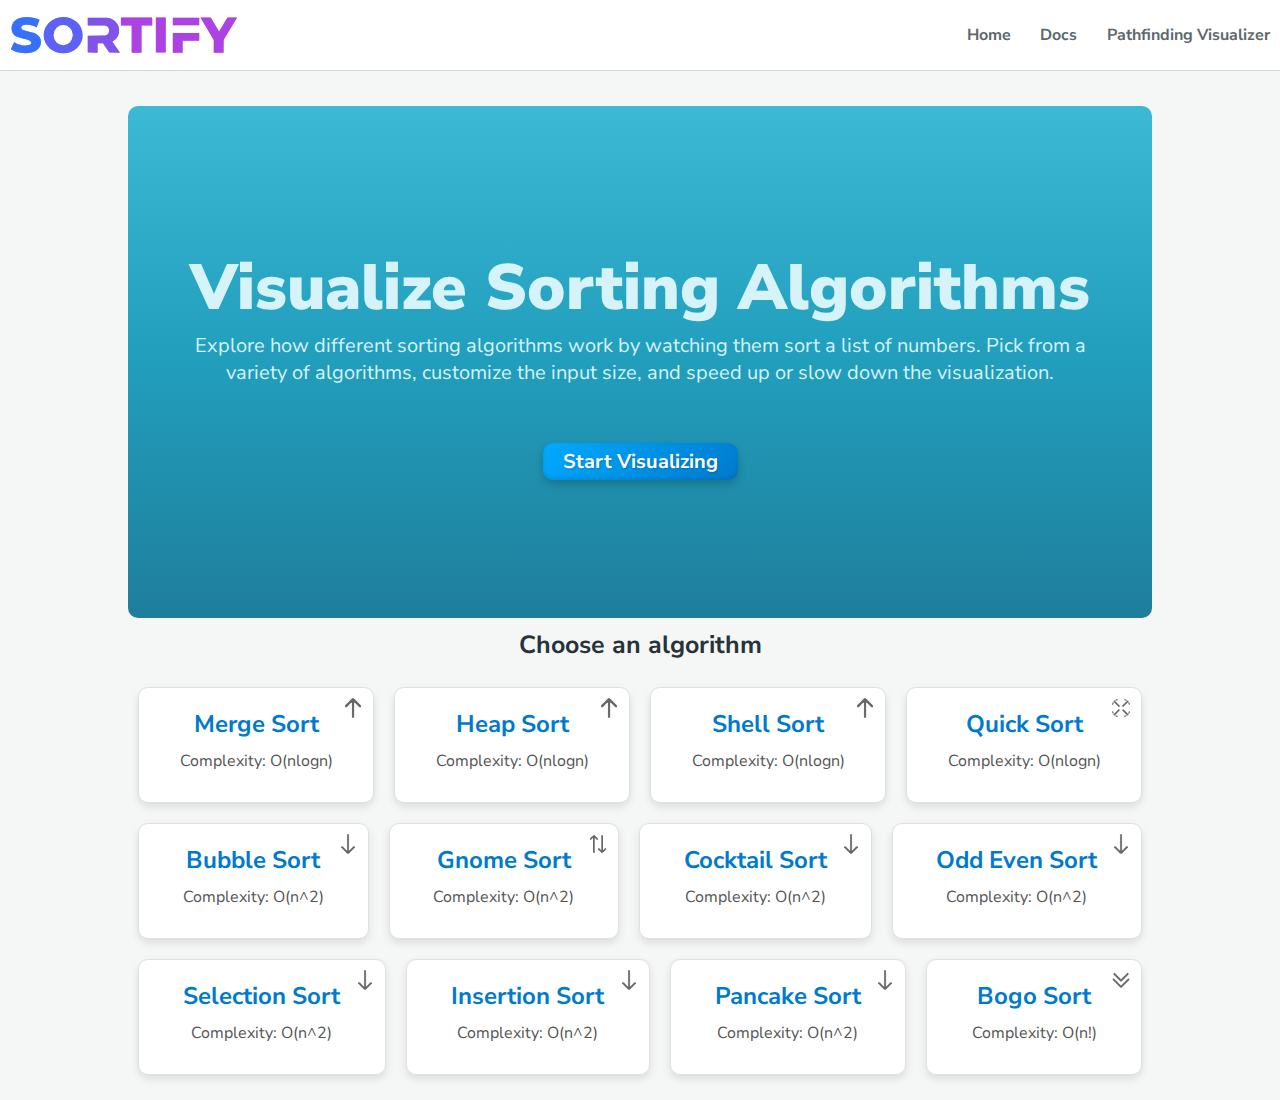
<file: index.html>
<!DOCTYPE html>
<html lang="en">

<head>
    <meta charset="UTF-8">
    <meta name="viewport" content="width=device-width, initial-scale=1.0">
    <title>Sortify - Sorting Visualizer</title>
    <link rel="icon" href="./img/favicon.png" type="image/png">

    <link rel="stylesheet" href="./home/style.css">
    <script defer src="./home/script.js" type="module"></script>
</head>

<body>
    <nav>
        <div class="mx-container">
            <img src="./img/nav.svg" class="side-bar">
            <img src="./img/logo.svg" class="logo">
            <div class="btns">
                <a href="#">Home</a>
                <a href="#">Docs</a>
                <a href="https://ujjwal-paul.github.io/PATHWAY" target="_blank">Pathfinding Visualizer</a>
            </div>
        </div>

        <div class="side-bar-options">
            <a href="#">
                <img src="./img/home-icon.png">
                Home
            </a>
            <a href="#">
                <img src="./img/docs-icon.png">
                Docs
            </a>
            <a href="https://ujjwal-paul.github.io/PATHWAY" target="_blank">
                <img src="./img/pathfinding-icon.png">
                Pathfinding Visualizer
            </a>
        </div>
    </nav>

    <main>
        <div class="front-img">
            <h1>Visualize Sorting Algorithms</h1>

            <p>Explore how different sorting algorithms work by watching them sort a list of numbers. Pick from a
                variety of algorithms, customize the input size, and speed up or slow down the visualization.</p>

            <a href="./visualization/visualize.html" class="start">Start Visualizing</a>
        </div>

        <h2 class="choose">Choose an algorithm</h2>

        <div class="algos"></div>

    </main>
</body>

</html>
</file>
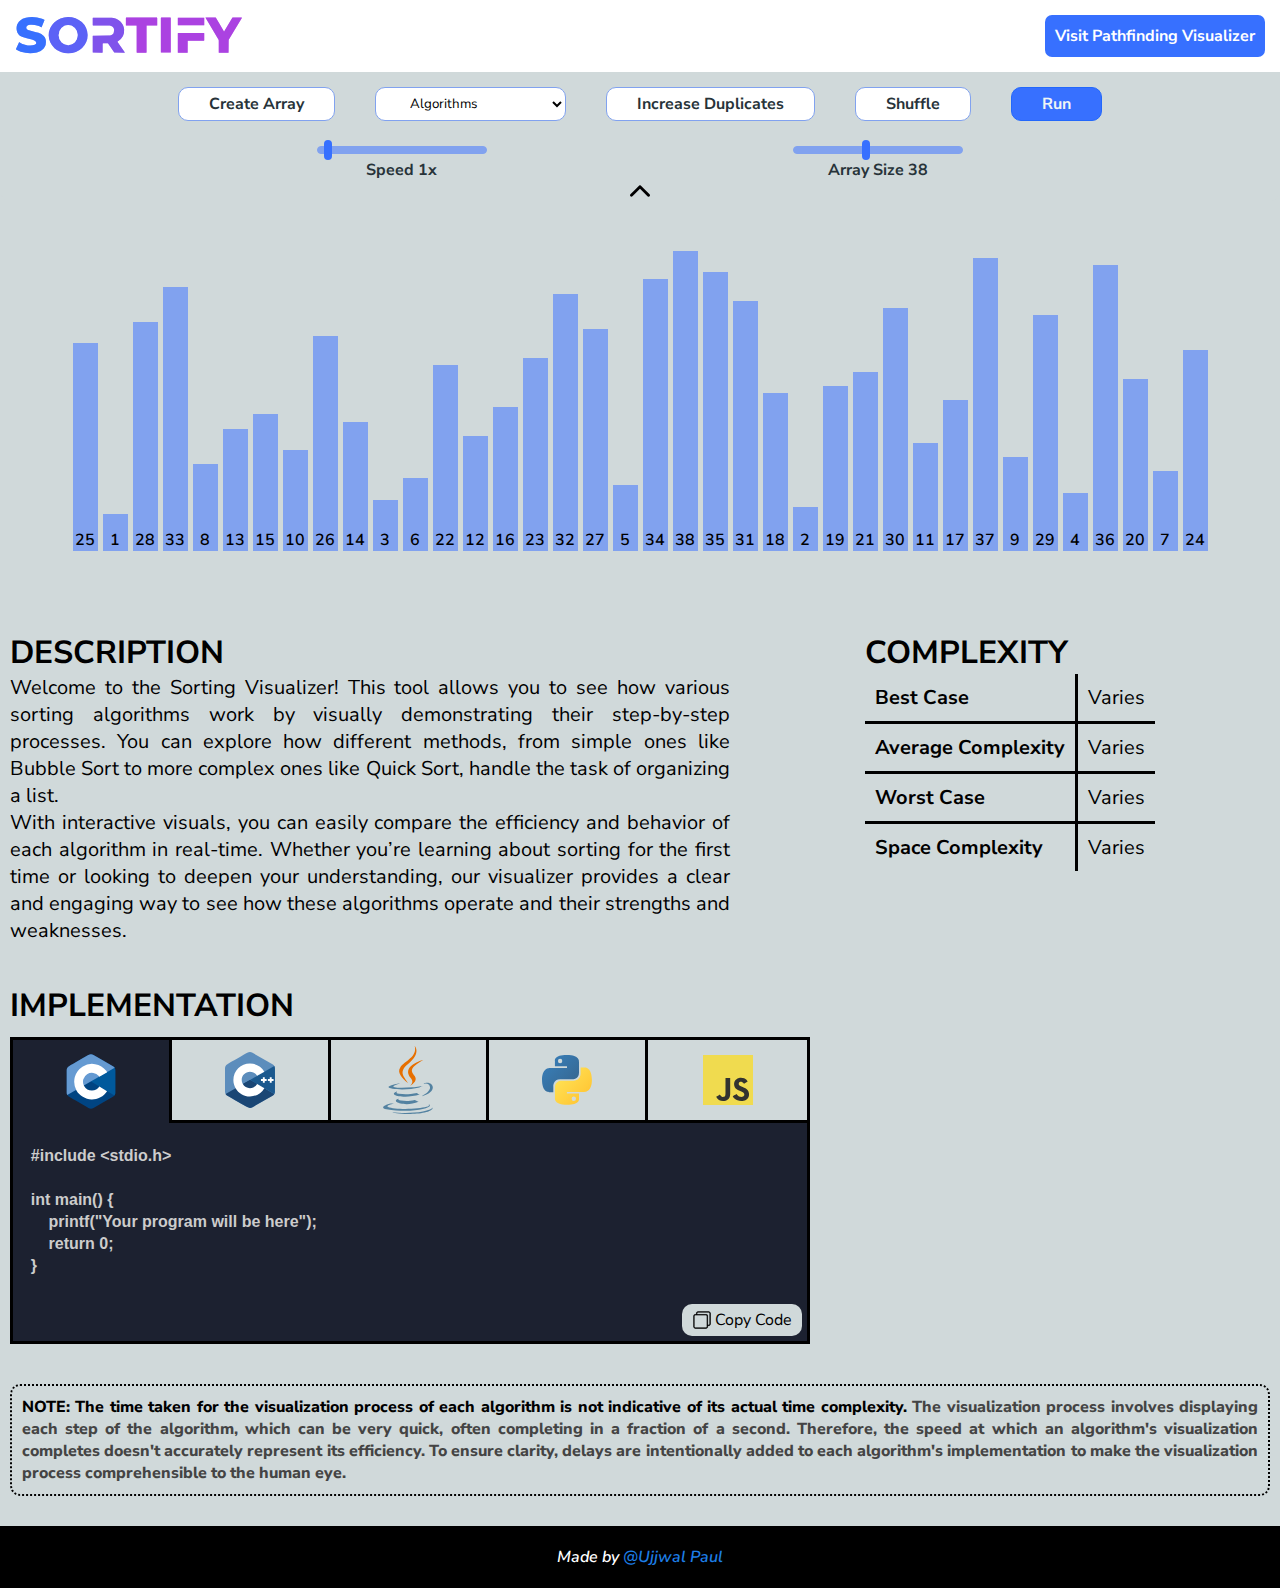
<file: visualization/visualize.html>
<!DOCTYPE html>
<html lang="en">

<head>
    <meta charset="UTF-8">
    <meta name="viewport" content="width=device-width, initial-scale=1.0">
    <title>Sortify - Sorting Visualizer</title>
    <link rel="icon" href="../img/favicon.png" type="image/png">

    <link rel="stylesheet" href="style.css">
    <script defer src="../src/script.js" type="module"></script>

</head>

<body>

    <nav>
        <div class="container">
            <img src="../img/nav.svg" class="hambar hidden">
            <img src="../img/logo.svg" class="logo" title="Double tap to start/end 'speech to command'">

            <a href="https://ujjwal-paul.github.io/PATHWAY/" target="_blank" class="btn norm">Visit Pathfinding
                Visualizer
            </a>
        </div>

        <div class="left-nav hidden">
            <a href="https://ujjwal-paul.github.io/PATHWAY/" target="_blank" class="left-nav-btn">Visit Pathfinding
                Visualizer
            </a>
        </div>
    </nav>

    <div class="container main">

        <div class="actions">
            <div class="parts">
                <div class="actn create">Create Array</div>

                <select class="actn algo">
                    <option disabled selected>Algorithms</option>
                    <option value="bubble">1. Bubble Sort</option>
                    <option value="selection">2. Selection Sort</option>
                    <option value="insertion">3. Insertion Sort</option>
                    <option value="merge">4. Merge Sort</option>
                    <option value="quick">5. Quick Sort</option>
                    <option value="heap">6. Heap Sort</option>
                    <option value="shell">7. Shell Sort</option>
                    <option value="bogo">8. Bogo Sort ♾️</option>
                    <option value="gnome">9. Gnome Sort</option>
                    <option value="pancake">10. Pancake Sort</option>
                    <option value="cocktail">11. Cocktail Sort</option>
                    <option value="odd even">12. Odd Even Sort</option>
                </select>

                <div class="actn inc-dup">Increase Duplicates</div>
                <div class="actn shuffle">Shuffle</div>
                <div class="actn run">Run</div>
            </div>
            <div class="parts">
                <div class="range-inp">
                    <input type="range" min="1" max="80" value="4" class="speed">
                    <p>Speed 1x</p>
                </div>

                <div class="range-inp">
                    <input type="range" min="10" max="50" value="20" class="array-size">
                    <p>Array Size 20</p>
                </div>
            </div>

            <div class="extra-run run hidden">Run</div>
            <div class="drop-down"></div>
        </div>

        <div class="board">
            <div class="bar-space"></div>
        </div>


        <div class="info-box">
            <div class="info">

                <div class="description">
                    <h2>DESCRIPTION</h2>

                    <p>
                        Welcome to the Sorting Visualizer! This tool allows you to see how various sorting algorithms
                        work by visually demonstrating their step-by-step processes. You can explore how different
                        methods, from simple ones like Bubble Sort to more complex ones like Quick Sort, handle the task
                        of organizing a list.<br>
                        With interactive visuals, you can easily compare the efficiency and behavior of each algorithm
                        in real-time. Whether you’re learning about sorting for the first time or looking to deepen your
                        understanding, our visualizer provides a clear and engaging way to see how these algorithms
                        operate and their strengths and weaknesses.
                    </p>

                </div>

                <div class="cx-table">
                    <div class="table-box">
                        <h2>COMPLEXITY</h2>
                        <table>
                            <tr>
                                <th>Best Case</th>
                                <td class="best">Varies</td>
                            </tr>
                            <tr>
                                <th>Average Complexity</th>
                                <td class="average">Varies</td>
                            </tr>
                            <tr>
                                <th>Worst Case</th>
                                <td class="worst">Varies</td>
                            </tr>
                            <tr>
                                <th>Space Complexity</th>
                                <td class="space">Varies</td>
                            </tr>
                        </table>
                    </div>
                </div>
            </div>


            <div class="code-section">
                <h2>IMPLEMENTATION</h2>

                <div class="code-box">
                    <div class="lang">
                        <div class="c-lang selected" type="c"></div>
                        <div class="cpp-lang" type="cpp"></div>
                        <div class="java-lang " type="java"></div>
                        <div class="python-lang" type="python"></div>
                        <div class="js-lang" type="js"></div>
                    </div>

                    <div class="snippet">
                        <pre>
                            <code class="code"></code>
                        </pre>

                        <div class="copy-code">
                            <img src="./../img/copy.png" class="copy-img">
                            <img src="./../img/tick.png" class="tick-img hidden">
                            <p>Copy Code</p>
                        </div>
                    </div>
                </div>
            </div>
        </div>

        <div class="notice">
            <p style="display: inline; color: #000; font-weight: 800;">
                NOTE: The time taken for the visualization process of each algorithm is not indicative of its actual
                time
                complexity.
            </p>
            <p style="display: inline; color: #444; font-weight: 800;">
                The visualization process involves displaying each step of the algorithm, which can be very
                quick, often
                completing in a fraction of a second. Therefore, the speed at which an algorithm's visualization
                completes doesn't accurately represent its efficiency. To ensure clarity, delays are
                intentionally added
                to each algorithm's implementation to make the visualization process comprehensible to the human
                eye.
            </p>
        </div>
    </div>

    <footer>
        <i>Made by <a href="https://www.linkedin.com/in/ujjwal-paul-b01ab8216/" target="_blank">@Ujjwal Paul</a></i>
    </footer>

</body>

</html>
</file>
<file: home/style.css>
@import url('https://fonts.googleapis.com/css2?family=Nunito+Sans:ital,opsz,wght@0,6..12,200..1000;1,6..12,200..1000&display=swap');

:root {
    --font: 'Nunito Sans';
    --bg-white-1: #fff;
    --bg-white-2: #f5f7f7;
    --bg-white-3: #D0D9DA;
    --bg-white-4: #F0F5F5;
    --bg-blue-1: #0000EE;
    --bg-blue-2: #2368fb;
    --bg-blue-3: #3770FF;
    --bg-blue-4: #81A2EF;
    --bg-blue-5: #a6d7e8;
    --bg-black-1: #20282D;
    --bg-black-2: #273339;
    --bg-black-3: #5C686D;
    --bg-black-4: #8E989C;
}

* {
    margin: 0;
    border: 0;
    box-sizing: border-box;
    font-family: var(--font);
}

body {
    background: var(--bg-white-2);
}

a {
    text-decoration: none;
    color: #000;
}

nav {
    background: var(--bg-white-1);
    border-bottom: 1px solid var(--bg-white-3);
}

nav .mx-container {
    position: relative;
    display: flex;
    align-items: center;
    justify-content: space-between;
    max-width: 1600px;
    margin: 0 auto;
    padding: 15px 10px;
    z-index: 2
}

.logo {
    height: min(40px, 9vw);
}

nav .side-bar {
    height: min(25px, 9vw);
    transition: transform .3s;
    display: none;
}

nav .btns,
nav .side-bar-options {
    font-weight: 700;
}

nav .btns a {
    margin-left: min(2vw, 30px);
    color: var(--bg-black-3);
}

nav .btns a:hover {
    color: var(--bg-black-1);
}

nav .side-bar-options {
    position: relative;
    max-width: 1600px;
    margin: 0 auto;
    border-top: 1px solid var(--bg-white-3);
    display: flex;
    flex-direction: column;
    align-items: center;
    display: none;
    animation: sliding .2s linear 1;
    z-index: 1;
}

@keyframes sliding {
    from {
        transform: translateY(-5rem);
        opacity: 0;
    }

    to {
        transform: translateY(0);
        opacity: 1;
    }
}

nav .side-bar-options a {
    width: 100%;
    padding: 7px 0 7px min(10%, 50px);
    color: var(--bg-black-2);
}

nav .side-bar-options a:hover {
    background: var(--bg-white-3);
}

nav .side-bar-options a img {
    position: relative;
    height: 17px;
    margin-right: 5px;
}

@media (width < 600px) {
    nav .btns {
        display: none;
    }

    nav .mx-container {
        justify-content: start;
    }

    nav .side-bar {
        display: block;
    }

    nav .logo {
        margin-left: auto;
        margin-right: auto;
    }
}

/* Main Container */
main {
    position: relative;
    width: 80%;
    max-width: 1200px;
    margin: 0 auto;
}

main .front-img {
    margin: 35px auto 0 auto;
    height: min(80vh, 40vw);
    max-height: 650px;
    border-radius: 10px;
    background: linear-gradient(#3cb9d4, #219EBC, #1e7e9c);
    color: #d5f3f8;
    display: flex;
    flex-direction: column;
    align-items: center;
    justify-content: center;
}

main .front-img h1 {
    font-size: min(70px, 5vw);
    font-weight: 900;
}

main .front-img p {
    font-size: min(20px, 2vw);
    width: 90%;
    margin-bottom: 5px;
    text-align: center;
}

main .front-img .start {
    font-size: min(20px, 2vw);
    color: #ffffff;
    background: linear-gradient(135deg, #00aaff, #007acc);
    box-shadow:
        0 4px 8px rgba(0, 0, 0, 0.2),
        inset 0 -2px 4px rgba(0, 0, 0, 0.1);
    transition: background-color 0.3s ease, transform 0.3s ease;
    text-shadow: 1px 1px 2px rgba(0, 0, 0, 0.2);
    padding: min(1vw, 5px) min(4vw, 20px);
    border-radius: 10px;
    font-weight: 700;
    margin-top: 5%;
}

.front-img .start:hover {
    background: linear-gradient(135deg, #007acc, #005ea6);
    transform: translateY(-2px);
}

.front-img .start:active {
    transform: translateY(1px);
    background: linear-gradient(135deg, #005ea6, #003f7a);
}

/* Algo Part */
main .choose {
    font-size: min(25px, 6vw);
    width: fit-content;
    margin: 0 auto;
    color: var(--bg-black-2);
    margin-top: 10px;
}

main .algos {
    display: flex;
    flex-wrap: wrap;
    justify-content: center;
    margin: 15px 0;
}

.algorithm-card {
    background: #ffffff;
    border: 1px solid #e0e0e0;
    border-radius: 10px;
    padding: 20px;
    box-shadow: 0 4px 8px rgba(0, 0, 0, 0.1);
    max-width: 300px;
    margin: 10px;
    text-align: center;
    transition: transform 0.3s ease, box-shadow 0.3s ease;
    position: relative;
    flex-grow: 1;
}

.algorithm-card:hover {
    transform: translateY(-5px);
    box-shadow: 0 6px 12px rgba(0, 0, 0, 0.2);
}

.algorithm-card .algo-name {
    font-size: 1.5em;
    color: #007acc;
    margin: 0;
}

.algorithm-card .algo-complexity {
    font-size: 1em;
    color: #555;
    margin: 10px 0;
}

.algorithm-card .algo-sign {
    position: absolute;
    top: 10px;
    right: 10px;
    height: 20px;
    width: 20px;
    border-radius: 50%;
    opacity: 0.6;
}

@media (max-width: 768px) {
    .algorithm-card {
        max-width: 100%;
    }

    main .algos {
        display: block;
    }
}
</file>
<file: visualization/style.css>
@import url('https://fonts.googleapis.com/css2?family=Nunito+Sans:ital,opsz,wght@0,6..12,200..1000;1,6..12,200..1000&display=swap');

:root {
    --font: 'Nunito Sans';
    --bg-white-1: #fff;
    --bg-white-2: #f5f7f7;
    --bg-white-3: #D0D9DA;
    --bg-white-4: #F0F5F5;
    --bg-blue-1: #0000EE;
    --bg-blue-2: #2368fb;
    --bg-blue-3: #3770FF;
    --bg-blue-4: #81A2EF;
    --bg-blue-5: #a6d7e8;
    --bg-black-1: #20282D;
    --bg-black-2: #273339;
    --bg-black-3: #5C686D;
    --bg-black-4: #8E989C;

    --bg-bar-type-1: #81A2EF;
    --bg-bar-type-2: #47e752;
    --bg-bar-type-3: #d6e347;
    --bg-bar-type-4: #d753e6;
    --bg-bar-type-5: #eea061;
    --bg-bar-type-6: #e45757;
}

* {
    margin: 0;
    padding: 0;
    box-sizing: border-box;
    font-family: var(--font);
    user-select: none;
}

body {
    background: #D0D9DA;
}

/***NAV STYLING****/

nav {
    position: relative;
    background: var(--bg-white-1);
    padding: 15px;
}

.container {
    position: relative;
    width: 100%;
    max-width: 1300px;
    margin: auto;
    inset: 0;
    display: flex;
}

.container:nth-child(2) {
    flex-direction: column;
}

a {
    text-decoration: none;
}

nav .logo {
    position: relative;
    height: min(40px, 9vw);
    margin-right: auto;
}

nav .btn,
.left-nav-btn {
    position: relative;
    background: var(--bg-blue-3);
    color: var(--bg-white-1);
    padding: 10px;
    border-radius: 7px;
    font-weight: 700;
}

nav .hambar {
    position: absolute;
    height: min(30px, 9vw);
    top: 50%;
    transform: translateY(-50%);
    transition: transform .3s;
}

nav .rotate {
    transform: translateY(-50%) rotate(90deg);
}

.left-nav {
    position: relative;
    padding: 40px 0 20px 0;
    width: 100%;
    max-width: 1300px;
    margin: auto;
    inset: 0;
    display: flex;
    align-items: center;
    justify-content: center;
}

.left-nav-btn {
    padding: 10px 12vw;
    font-size: min(16px, 4vw);
}

@media (max-width: 600px) {
    nav .norm {
        display: none;
    }

    nav .logo {
        margin-left: auto;
    }

    nav .hambar {
        display: block;
    }
}

/***ACTION STYLING****/

.main .actions .hidden {
    display: none;
}

.main .actions {
    position: relative;
    width: 100%;
    background: var(--bg-white-3);
    border-radius: 0 0 10px 10px;
    font-weight: 700;
    user-select: none;
    display: flex;
    flex-direction: column;
}

.main .actions .parts {
    display: flex;
    flex-wrap: wrap;
    justify-content: center;
    color: var(--bg-black-2);
    margin: 10px;
}

.main .actions .parts:nth-child(2) {
    justify-content: space-evenly;
    margin-bottom: 20px;
}

.main .actions .actn,
.main .actions .extra-run {
    margin: 5px 20px;
    background: var(--bg-white-1);
    border: 1px solid var(--bg-blue-4);
    border-radius: 10px;
    padding: 5px 30px;
}

.main .actions .actn:hover {
    border: 1px solid var(--bg-blue-2);
}

.main .actions .run {
    background-color: var(--bg-blue-3);
    color: var(--bg-white-4);
    border: 1px solid var(--bg-blue-2);
}

.main .actions .range-inp {
    display: flex;
    flex-direction: column;
    align-items: center;
}

.main .actions input[type="range"] {
    -webkit-appearance: none;
    appearance: none;
    width: min(170px, 40vw);
    height: 8px;
    border-radius: 5px;
    background: var(--bg-white-1);
    background: var(--bg-blue-4);
    border: 1px solid var(--bg-blue-4);
    margin-bottom: 5px;
}

.main .actions input[type="range"]::-webkit-slider-thumb {
    -webkit-appearance: none;
    appearance: none;
    height: 20px;
    width: 8px;
    background: var(--bg-blue-3);
    border-radius: 5px;
}

.main .actions select {
    outline: none;
}

.main .actions select>option {
    font-weight: 700;
    color: var(--bg-black-2);
}

.main .actions .drop-down {
    position: absolute;
    height: 20px;
    width: 20px;
    left: 50%;
    bottom: 0;
    transform: translateX(-50%) rotate(180deg);
    background: url(../img/arrow-down.svg) center/cover no-repeat;
}

.main .actions .rotate {
    transform: translateX(-50%);
}

.main .actions .extra-run {
    position: relative;
    margin: 10px auto;
    inset: 0;
    width: 90px;
    margin-bottom: 30px;
}

/***BOARD STYLING****/

.main .board {
    width: 100%;
    padding: 50px 5vw 30px 5vw;
    display: flex;
    justify-content: center;
    top: 2000px;
}

.main .board .bar-space {
    position: relative;
    height: 300px;
}

.main .board .bar {
    position: absolute;
    background: var(--bg-blue-4);
    display: flex;
    justify-content: center;
    align-items: end;
    font-weight: 600;
    bottom: 0;
}

/***DESCRIPTION STYLING****/

.main .info-box {
    width: 100%;
    margin-top: 40px;
}

.info-box .info {
    display: flex;
    flex-wrap: wrap;
}

.info-box .description {
    width: 740px;
    text-align: justify;
    padding: 10px;
}

.info-box h2 {
    font-size: min(15vw, 32px);
}

.info-box .description p {
    font-size: 20px;
}

.cx-table {
    flex-grow: 1;
    display: flex;
    justify-content: center;
    padding: 10px;
    font-size: min(20px, 5vw);
}

.cx-table .table-box {
    display: flex;
    flex-direction: column;
    width: fit-content;
}

@media (width < 1070px) {
    .cx-table {
        justify-content: start;
    }

    .info-box .description {
        width: 100%;
    }
}

.cx-table table {
    border-spacing: 0;
    border-collapse: collapse;
    width: fit-content;
}

.cx-table table th {
    border-bottom: 3px solid black;
    border-right: 3px solid black;
    text-align: left;
    padding: 10px;
}

.cx-table table td {
    border-bottom: 3px solid black;
    padding: 10px;
}

.cx-table table tr:last-child th,
.cx-table table tr:last-child td {
    border-bottom: none;
}

/***CODE BOX****/

.info-box .code-section {
    margin: 30px 0;
    padding: 0 10px;
}

.info-box .code-section h2 {
    margin-bottom: 10px;
}

.info-box .code-box {
    width: fit-content;
    width: min(100vw - 20px, 800px);
    border: 3px solid black;
    background: #1C2130;
    color: #ccc;
}

.info-box .code-box .lang {
    display: flex;
}

.info-box .code-box .lang div {
    width: 20%;
    border-bottom: 3px solid black;
    border-right: 3px solid black;
    display: flex;
    align-items: center;
    justify-content: center;
    padding: min(40px, 8%);
    background-color: #D0D9DA;
}

.info-box .code-box .lang div:last-child {
    border-right: none;
}

.info-box .code-box .lang .selected {
    border-bottom: none;
    background-color: transparent;
}

.c-lang {
    background: url('./../img/c-lang.svg') center/min(50%, 50px) auto no-repeat;
}

.cpp-lang {
    background: url('./../img/cpp-lang.svg') center/min(50%, 50px) auto no-repeat;
}

.java-lang {
    background: url('./../img/java-lang.svg') center/min(50%, 50px) auto no-repeat;
}

.python-lang {
    background: url('./../img/python-lang.svg') center/min(50%, 50px) auto no-repeat;
}

.js-lang {
    background: url('./../img/js-lang.svg') center/min(50%, 50px) auto no-repeat;
}

.code-box .snippet {
    overflow-x: scroll;
}

.code-box .snippet code {
    font-family: 'consolas', sans-serif;
    font-weight: 700;
}

.code-box .copy-code {
    display: flex;
    align-items: center;
    background: #D0D9DA;
    color: #000;
    width: fit-content;
    padding: 5px 10px;
    border-radius: 10px;
    float: right;
    margin: 5px;
}

.code-box .copy-code img {
    height: 20px;
    margin-right: 3px;
}

/***NOTICE****/

.main .notice {
    padding: 10px;
    margin: 10px;
    border: 2px dotted #000;
    border-radius: 10px;
    text-align: justify;
}

/***FOOTER****/

footer {
    background: #000;
    color: #fff;
    font-weight: 600;
    margin-top: 20px;
    padding: 20px 0;
    text-align: center;
}

footer a {
    color: #1d7ee7;
    text-decoration: none;
}

.main .actions .hidden {
    display: none;
}

.hidden {
    display: none;
}
</file>
